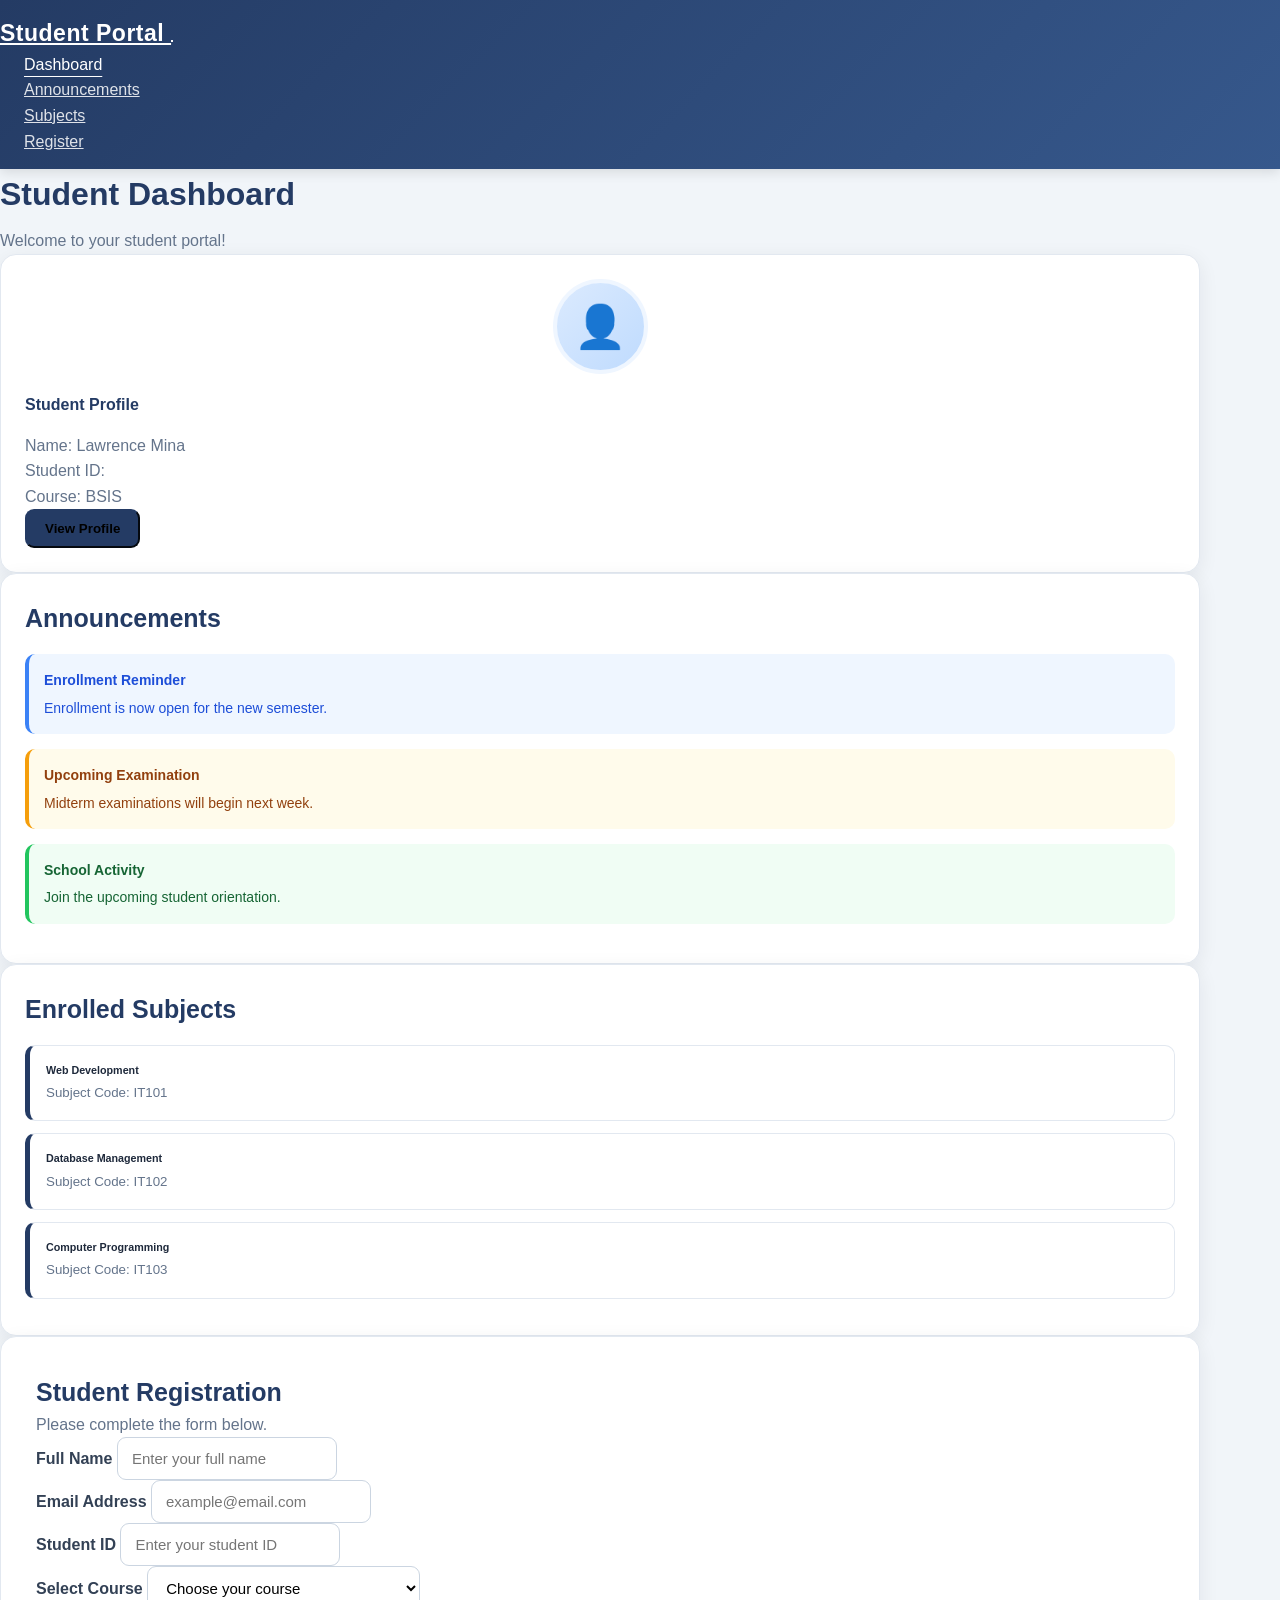
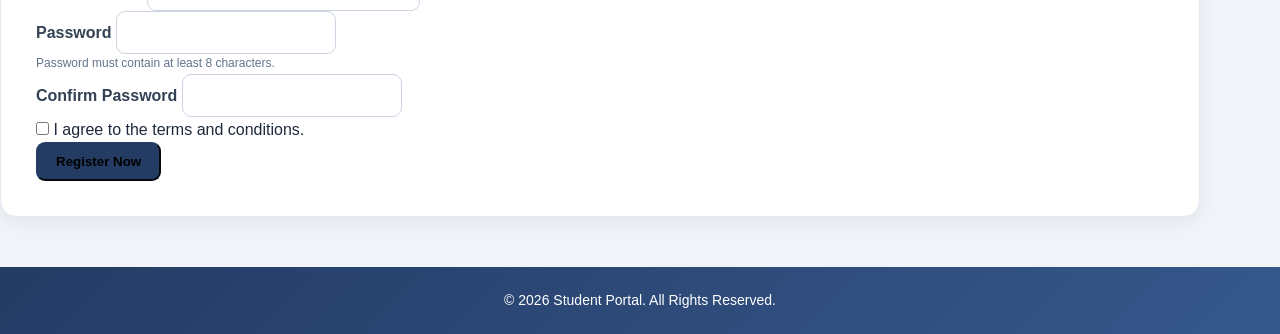
<file: index.html>
<!DOCTYPE html>
<html lang="en">
<head>
    <meta charset="UTF-8">
    <meta name="viewport" content="width=device-width, initial-scale=1">

    <title>Student Dashboard</title>

    <link href="mins.css"rel="stylesheet">

    <style>
      </style>
</head>

<body>

<nav class="navbar navbar-expand-lg navbar-dark">
    <div class="container">

        <a class="navbar-brand fw-bold" href="#">
            Student Portal
        </a>

        <button class="navbar-toggler"
                type="button"
                data-bs-toggle="collapse"
                data-bs-target="#mainNavbar"
                aria-controls="mainNavbar"
                aria-expanded="false"
                aria-label="Toggle navigation">

            <span class="navbar-toggler-icon"></span>
        </button>

        <div class="collapse navbar-collapse" id="mainNavbar">

            <ul class="navbar-nav ms-auto">

                <li class="nav-item">
                    <a class="nav-link active" href="#dashboard">
                        Dashboard
                    </a>
                </li>

                <li class="nav-item">
                    <a class="nav-link" href="#announcements">
                        Announcements
                    </a>
                </li>

                <li class="nav-item">
                    <a class="nav-link" href="#subjects">
                        Subjects
                    </a>
                </li>

                <li class="nav-item">
                    <a class="nav-link" href="#registration">
                        Register
                    </a>
                </li>

            </ul>
        </div>
    </div>
</nav>


<main class="container my-5" id="dashboard">

    <div class="mb-4">
        <h2 class="dashboard-title">Student Dashboard</h2>
        <p class="text-muted">
            Welcome to your student portal!
        </p>
    </div>


    <div class="row g-4">

        <!-- PROFILE CARD -->
        <div class="col-12 col-md-6 col-lg-4">

            <div class="card p-4 text-center">

                <div class="profile-icon mb-3" aria-hidden="true">
                    👤
                </div>

                <h4>Student Profile</h4>

                <p class="text-muted mb-1">
                    Name: Lawrence Mina
                </p>

                <p class="text-muted mb-1">
                    Student ID: 
                </p>

                <p class="text-muted">
                    Course: BSIS
                </p>

                <button class="btn btn-primary">
                    View Profile
                </button>

            </div>
        </div>

        <div class="col-12 col-md-6 col-lg-4"
             id="announcements">

            <div class="card p-4">

                <h4 class="section-title mb-3">
                    Announcements
                </h4>

                <div class="alert alert-primary">
                    <strong>Enrollment Reminder</strong>
                    <p class="mb-0">
                        Enrollment is now open for the new semester.
                    </p>
                </div>

                <div class="alert alert-warning">
                    <strong>Upcoming Examination</strong>
                    <p class="mb-0">
                        Midterm examinations will begin next week.
                    </p>
                </div>

                <div class="alert alert-success mb-0">
                    <strong>School Activity</strong>
                    <p class="mb-0">
                        Join the upcoming student orientation.
                    </p>
                </div>

            </div>
        </div>


        <div class="col-12 col-md-12 col-lg-4"
             id="subjects">

            <div class="card p-4">

                <h4 class="section-title mb-3">
                    Enrolled Subjects
                </h4>

                <div class="card subject-card p-3 mb-3">
                    <h6>Web Development</h6>
                    <small class="text-muted">
                        Subject Code: IT101
                    </small>
                </div>

                <div class="card subject-card p-3 mb-3">
                    <h6>Database Management</h6>
                    <small class="text-muted">
                        Subject Code: IT102
                    </small>
                </div>

                <div class="card subject-card p-3">
                    <h6>Computer Programming</h6>
                    <small class="text-muted">
                        Subject Code: IT103
                    </small>
                </div>

            </div>
        </div>

    </div>

    <section class="mt-5" id="registration">

        <div class="row justify-content-center">

            <div class="col-12 col-md-10 col-lg-8">

                <div class="card p-4 p-md-5">

                    <h3 class="section-title mb-2">
                        Student Registration
                    </h3>

                    <p class="text-muted">
                        Please complete the form below.
                    </p>

                    <form id="registrationForm">

                        <div class="mb-3">
                            <label for="fullname"
                                   class="form-label">
                                Full Name
                            </label>

                            <input type="text"
                                   class="form-control"
                                   id="fullname"
                                   name="fullname"
                                   placeholder="Enter your full name"
                                   autocomplete="name"
                                   required>
                        </div>


                        <div class="mb-3">
                            <label for="email"
                                   class="form-label">
                                Email Address
                            </label>

                            <input type="email"
                                   class="form-control"
                                   id="email"
                                   name="email"
                                   placeholder="example@email.com"
                                   autocomplete="email"
                                   required>
                        </div>

                        <div class="mb-3">
                            <label for="studentId"
                                   class="form-label">
                                Student ID
                            </label>

                            <input type="text"
                                   class="form-control"
                                   id="studentId"
                                   name="studentId"
                                   placeholder="Enter your student ID"
                                   required>
                        </div>

                        <div class="mb-3">
                            <label for="course"
                                   class="form-label">
                                Select Course
                            </label>

                            <select class="form-select"
                                    id="course"
                                    name="course"
                                    required>

                                <option value="">
                                    Choose your course
                                </option>

                                <option value="BSIT">
                                    BS Information Technology
                                </option>

                                <option value="BSCS">
                                    BS Computer Science
                                </option>

                                <option value="BSBA">
                                    BS Business Administration
                                </option>

                                <option value="BSED">
                                    Bachelor of Secondary Education
                                </option>

                            </select>
                        </div>


                        <div class="mb-3">
                            <label for="password"
                                   class="form-label">
                                Password
                            </label>

                            <input type="password"
                                   class="form-control"
                                   id="password"
                                   name="password"
                                   minlength="8"
                                   autocomplete="new-password"
                                   required>

                            <div class="form-text">
                                Password must contain at least 8 characters.
                            </div>
                        </div>


                        <div class="mb-3">
                            <label for="confirmPassword"
                                   class="form-label">
                                Confirm Password
                            </label>

                            <input type="password"
                                   class="form-control"
                                   id="confirmPassword"
                                   name="confirmPassword"
                                   minlength="8"
                                   autocomplete="new-password"
                                   required>
                        </div>

                        <div class="form-check mb-4">

                            <input class="form-check-input"
                                   type="checkbox"
                                   id="terms"
                                   required>

                            <label class="form-check-label"
                                   for="terms">
                                I agree to the terms and conditions.
                            </label>

                        </div>

                        <button type="submit"
                                class="btn btn-primary w-100">
                            Register Now
                        </button>

                        <div id="formMessage"
                             class="mt-3"
                             role="status"
                             aria-live="polite">
                        </div>

                    </form>

                </div>
            </div>
        </div>
    </section>

</main>


<footer>
    <p class="mb-0">
        &copy; 2026 Student Portal. All Rights Reserved.
    </p>
</footer>


<script src="mins.js"></script>


<script>
</file>
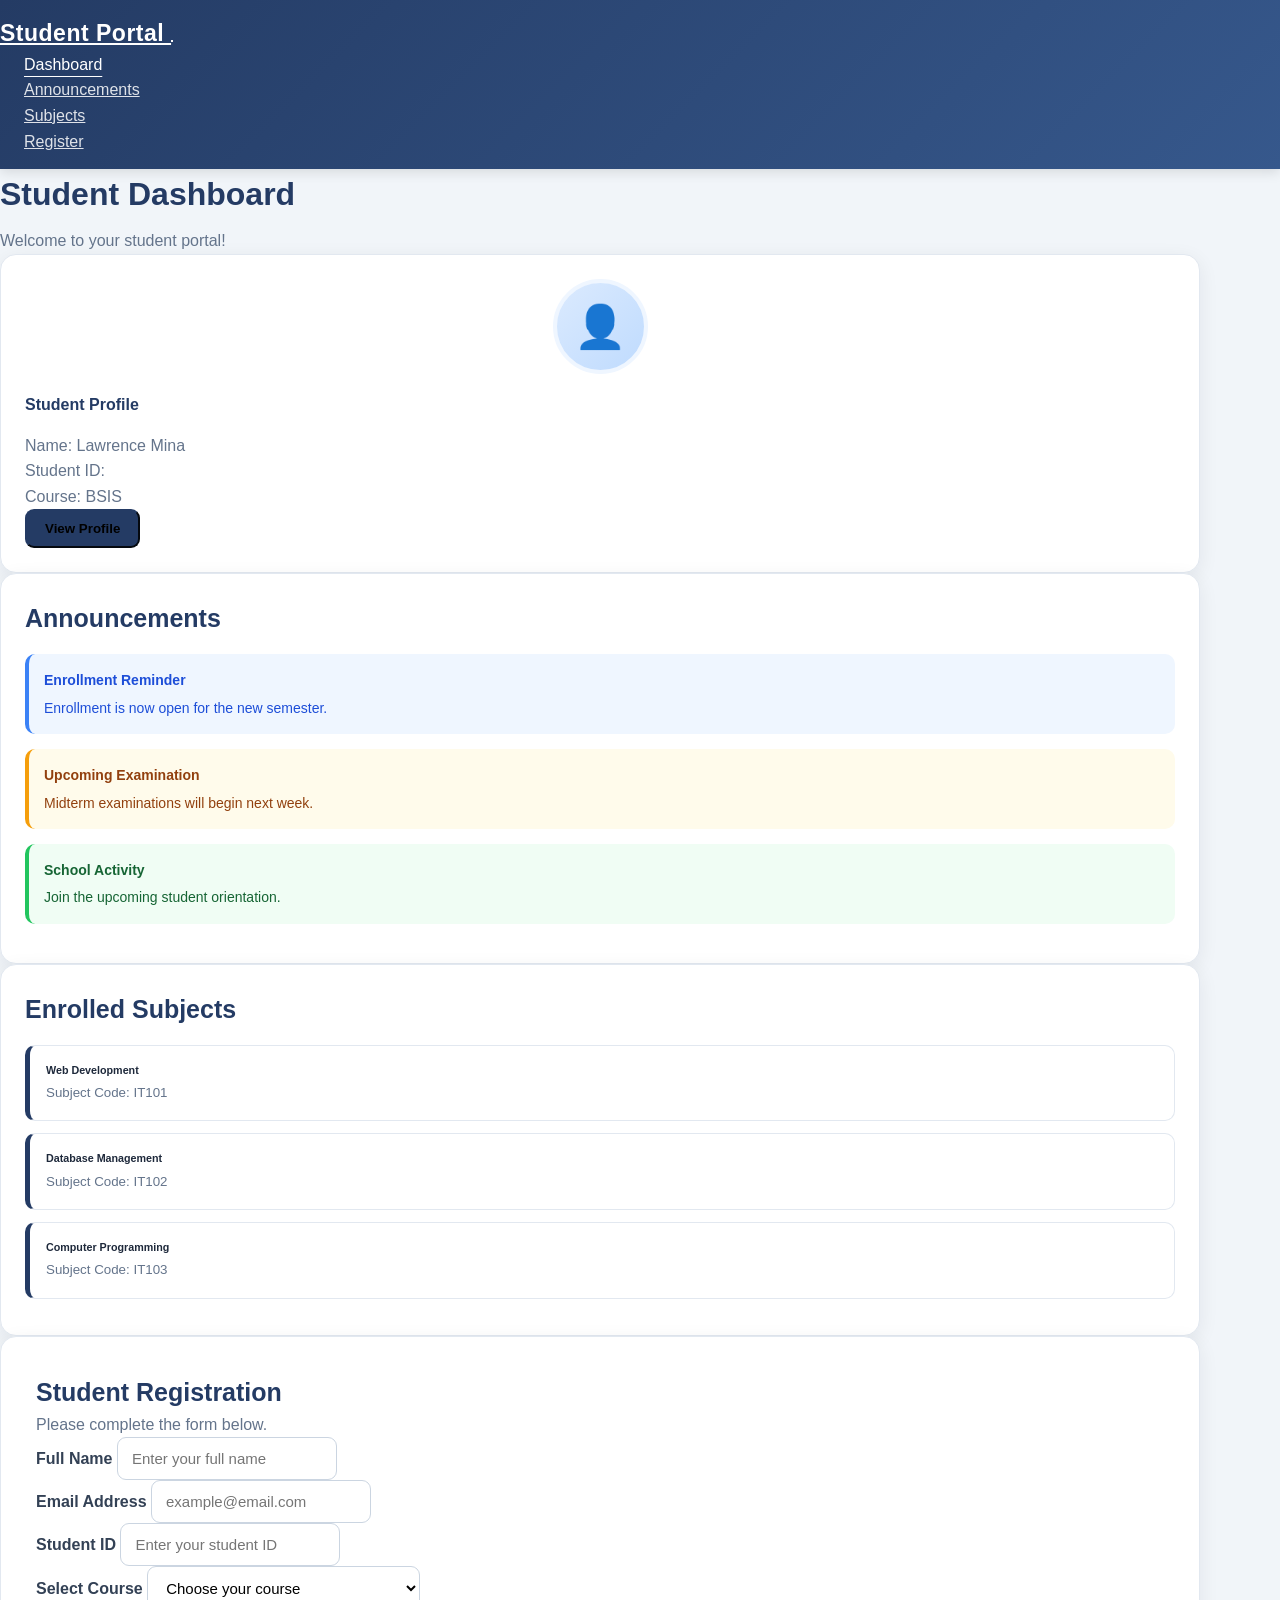
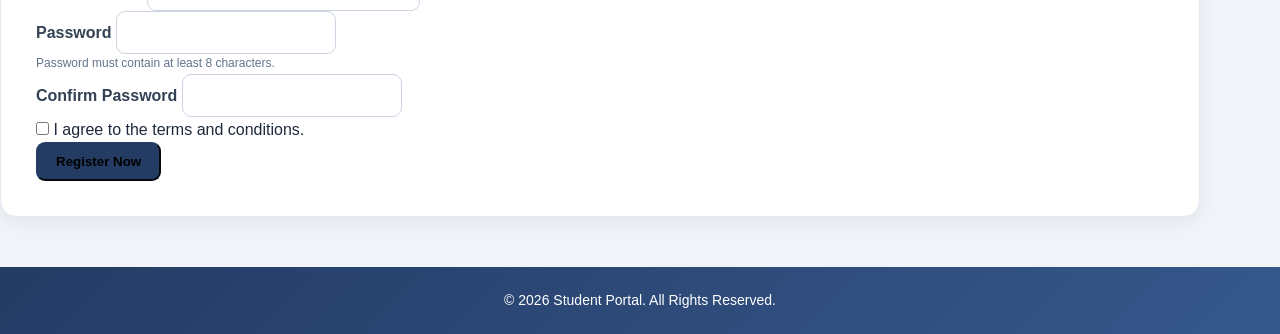
<file: mins.html>
<!DOCTYPE html>
<html lang="en">
<head>
    <meta charset="UTF-8">
    <meta name="viewport" content="width=device-width, initial-scale=1">

    <title>Student Dashboard</title>

    <link rel="stylesheet" href="mins.css">

    <style>
      </style>
</head>

<body>

<nav class="navbar navbar-expand-lg navbar-dark">
    <div class="container">

        <a class="navbar-brand fw-bold" href="#">
            Student Portal
        </a>

        <button class="navbar-toggler"
                type="button"
                data-bs-toggle="collapse"
                data-bs-target="#mainNavbar"
                aria-controls="mainNavbar"
                aria-expanded="false"
                aria-label="Toggle navigation">

            <span class="navbar-toggler-icon"></span>
        </button>

        <div class="collapse navbar-collapse" id="mainNavbar">

            <ul class="navbar-nav ms-auto">

                <li class="nav-item">
                    <a class="nav-link active" href="#dashboard">
                        Dashboard
                    </a>
                </li>

                <li class="nav-item">
                    <a class="nav-link" href="#announcements">
                        Announcements
                    </a>
                </li>

                <li class="nav-item">
                    <a class="nav-link" href="#subjects">
                        Subjects
                    </a>
                </li>

                <li class="nav-item">
                    <a class="nav-link" href="#registration">
                        Register
                    </a>
                </li>

            </ul>
        </div>
    </div>
</nav>


<main class="container my-5" id="dashboard">

    <div class="mb-4">
        <h2 class="dashboard-title">Student Dashboard</h2>
        <p class="text-muted">
            Welcome to your student portal!
        </p>
    </div>


    <div class="row g-4">

        <!-- PROFILE CARD -->
        <div class="col-12 col-md-6 col-lg-4">

            <div class="card p-4 text-center">

                <div class="profile-icon mb-3" aria-hidden="true">
                    👤
                </div>

                <h4>Student Profile</h4>

                <p class="text-muted mb-1">
                    Name: Lawrence Mina
                </p>

                <p class="text-muted mb-1">
                    Student ID: 
                </p>

                <p class="text-muted">
                    Course: BSIS
                </p>

                <button class="btn btn-primary">
                    View Profile
                </button>

            </div>
        </div>

        <div class="col-12 col-md-6 col-lg-4"
             id="announcements">

            <div class="card p-4">

                <h4 class="section-title mb-3">
                    Announcements
                </h4>

                <div class="alert alert-primary">
                    <strong>Enrollment Reminder</strong>
                    <p class="mb-0">
                        Enrollment is now open for the new semester.
                    </p>
                </div>

                <div class="alert alert-warning">
                    <strong>Upcoming Examination</strong>
                    <p class="mb-0">
                        Midterm examinations will begin next week.
                    </p>
                </div>

                <div class="alert alert-success mb-0">
                    <strong>School Activity</strong>
                    <p class="mb-0">
                        Join the upcoming student orientation.
                    </p>
                </div>

            </div>
        </div>


        <div class="col-12 col-md-12 col-lg-4"
             id="subjects">

            <div class="card p-4">

                <h4 class="section-title mb-3">
                    Enrolled Subjects
                </h4>

                <div class="card subject-card p-3 mb-3">
                    <h6>Web Development</h6>
                    <small class="text-muted">
                        Subject Code: IT101
                    </small>
                </div>

                <div class="card subject-card p-3 mb-3">
                    <h6>Database Management</h6>
                    <small class="text-muted">
                        Subject Code: IT102
                    </small>
                </div>

                <div class="card subject-card p-3">
                    <h6>Computer Programming</h6>
                    <small class="text-muted">
                        Subject Code: IT103
                    </small>
                </div>

            </div>
        </div>

    </div>

    <section class="mt-5" id="registration">

        <div class="row justify-content-center">

            <div class="col-12 col-md-10 col-lg-8">

                <div class="card p-4 p-md-5">

                    <h3 class="section-title mb-2">
                        Student Registration
                    </h3>

                    <p class="text-muted">
                        Please complete the form below.
                    </p>

                    <form id="registrationForm">

                        <div class="mb-3">
                            <label for="fullname"
                                   class="form-label">
                                Full Name
                            </label>

                            <input type="text"
                                   class="form-control"
                                   id="fullname"
                                   name="fullname"
                                   placeholder="Enter your full name"
                                   autocomplete="name"
                                   required>
                        </div>


                        <div class="mb-3">
                            <label for="email"
                                   class="form-label">
                                Email Address
                            </label>

                            <input type="email"
                                   class="form-control"
                                   id="email"
                                   name="email"
                                   placeholder="example@email.com"
                                   autocomplete="email"
                                   required>
                        </div>

                        <div class="mb-3">
                            <label for="studentId"
                                   class="form-label">
                                Student ID
                            </label>

                            <input type="text"
                                   class="form-control"
                                   id="studentId"
                                   name="studentId"
                                   placeholder="Enter your student ID"
                                   required>
                        </div>

                        <div class="mb-3">
                            <label for="course"
                                   class="form-label">
                                Select Course
                            </label>

                            <select class="form-select"
                                    id="course"
                                    name="course"
                                    required>

                                <option value="">
                                    Choose your course
                                </option>

                                <option value="BSIT">
                                    BS Information Technology
                                </option>

                                <option value="BSCS">
                                    BS Computer Science
                                </option>

                                <option value="BSBA">
                                    BS Business Administration
                                </option>

                                <option value="BSED">
                                    Bachelor of Secondary Education
                                </option>

                            </select>
                        </div>


                        <div class="mb-3">
                            <label for="password"
                                   class="form-label">
                                Password
                            </label>

                            <input type="password"
                                   class="form-control"
                                   id="password"
                                   name="password"
                                   minlength="8"
                                   autocomplete="new-password"
                                   required>

                            <div class="form-text">
                                Password must contain at least 8 characters.
                            </div>
                        </div>


                        <div class="mb-3">
                            <label for="confirmPassword"
                                   class="form-label">
                                Confirm Password
                            </label>

                            <input type="password"
                                   class="form-control"
                                   id="confirmPassword"
                                   name="confirmPassword"
                                   minlength="8"
                                   autocomplete="new-password"
                                   required>
                        </div>

                        <div class="form-check mb-4">

                            <input class="form-check-input"
                                   type="checkbox"
                                   id="terms"
                                   required>

                            <label class="form-check-label"
                                   for="terms">
                                I agree to the terms and conditions.
                            </label>

                        </div>

                        <button type="submit"
                                class="btn btn-primary w-100">
                            Register Now
                        </button>

                        <div id="formMessage"
                             class="mt-3"
                             role="status"
                             aria-live="polite">
                        </div>

                    </form>

                </div>
            </div>
        </div>
    </section>

</main>


<footer>
    <p class="mb-0">
        &copy; 2026 Student Portal. All Rights Reserved.
    </p>
</footer>


<script src="mins.js"></script>


<script>
</file>
<file: mins.css>
:root {
    --primary: #243b64;
    --primary-light: #36588c;
    --secondary: #64748b;
    --background: #f1f5f9;
    --white: #ffffff;
    --border: #e2e8f0;
    --success: #16a34a;
    --shadow: 0 5px 20px rgba(15, 23, 42, 0.07);
}

* {
    margin: 0;
    padding: 0;
    box-sizing: border-box;
}

html {
    scroll-behavior: smooth;
    scroll-padding-top: 80px;
}

body {
    font-family: 'Segoe UI', Arial, sans-serif;
    background: var(--background);
    color: #1e293b;
    line-height: 1.6;
    overflow-x: hidden;
}

.container {
    max-width: 1200px;
}

.navbar {
    background: linear-gradient(
        135deg,
        var(--primary),
        var(--primary-light)
    );
    padding: 15px 0;
    box-shadow: 0 3px 12px rgba(0,0,0,0.12);
}

.navbar-brand {
    font-size: 23px;
    font-weight: 700;
    letter-spacing: 0.5px;
    color: var(--white) !important;
}

.navbar .nav-link {
    color: rgba(255,255,255,0.85) !important;
    font-weight: 500;
    margin-left: 12px;
    transition: 0.3s;
}

.navbar .nav-link:hover,
.navbar .nav-link.active {
    color: #ffffff !important;
    text-decoration: underline;
    text-underline-offset: 6px;
}

.navbar-toggler {
    border: 1px solid rgba(255,255,255,0.6);
}

.navbar-toggler:focus {
    box-shadow: 0 0 0 3px rgba(255,255,255,0.25);
}

.dashboard-title {
    font-size: 30px;
    font-weight: 750;
    color: var(--primary);
    margin-bottom: 8px;
}

.text-muted {
    color: var(--secondary) !important;
}


.card {
    background: var(--white);
    border: 1px solid var(--border);
    border-radius: 16px;
    box-shadow: var(--shadow);
    padding: 24px;
    height: 100%;
    transition: transform 0.25s ease,
                box-shadow 0.25s ease;
}

.card:hover {
    transform: translateY(-5px);
    box-shadow: 0 12px 28px rgba(15,23,42,0.12);
}

.card h4 {
    color: var(--primary);
    font-weight: 700;
    margin-bottom: 16px;
}

.card h6 {
    font-weight: 650;
    color: #1e293b;
}



.profile-icon {
    width: 95px;
    height: 95px;
    background: linear-gradient(
        135deg,
        #dbeafe,
        #bfdbfe
    );
    color: var(--primary);
    border-radius: 50%;
    display: flex;
    align-items: center;
    justify-content: center;
    font-size: 42px;
    margin: 0 auto 18px;
    border: 4px solid #eff6ff;
}

.profile-icon + h4 {
    margin-bottom: 15px;
}


.alert {
    border: none;
    border-radius: 10px;
    padding: 15px;
    font-size: 14px;
    margin-bottom: 15px;
}

.alert strong {
    display: block;
    margin-bottom: 5px;
}

.alert-primary {
    background: #eff6ff;
    color: #1d4ed8;
    border-left: 4px solid #3b82f6;
}

.alert-warning {
    background: #fffbeb;
    color: #92400e;
    border-left: 4px solid #f59e0b;
}

.alert-success {
    background: #f0fdf4;
    color: #166534;
    border-left: 4px solid #22c55e;
}

.subject-card {
    border: 1px solid var(--border);
    border-left: 5px solid var(--primary);
    border-radius: 10px;
    padding: 16px;
    margin-bottom: 12px;
    box-shadow: none;
    transition: 0.3s ease;
}

.subject-card:hover {
    background: #f8fafc;
    border-left-color: #3b82f6;
    transform: translateX(5px);
}

.btn {
    border-radius: 9px;
    font-weight: 600;
    padding: 10px 18px;
    transition: all 0.25s ease;
}

.btn-primary {
    background: var(--primary);
    border-color: var(--primary);
}

.btn-primary:hover {
    background: var(--primary-light);
    border-color: var(--primary-light);
    transform: translateY(-2px);
}

.btn:focus-visible {
    outline: 3px solid #93c5fd;
    outline-offset: 3px;
}



#registration .card {
    padding: 35px;
}

.section-title {
    color: var(--primary);
    font-size: 25px;
    font-weight: 700;
}

.form-label {
    font-weight: 600;
    color: #334155;
    margin-bottom: 7px;
}

.form-control,
.form-select {
    border: 1px solid #cbd5e1;
    border-radius: 9px;
    padding: 12px 14px;
    font-size: 15px;
    background-color: #fff;
    transition: 0.2s;
}

.form-control:focus,
.form-select:focus {
    border-color: #3b82f6;
    box-shadow: 0 0 0 4px rgba(59,130,246,0.12);
}

.form-check-input:checked {
    background-color: var(--primary);
    border-color: var(--primary);
}

.form-check-input:focus {
    box-shadow: 0 0 0 3px rgba(59,130,246,0.2);
}

.form-text {
    font-size: 12px;
    color: var(--secondary);
}



footer {
    background: linear-gradient(
        135deg,
        var(--primary),
        var(--primary-light)
    );
    color: white;
    padding: 22px 15px;
    text-align: center;
    margin-top: 50px;
    font-size: 14px;
}


@media (max-width: 575.98px) {

    .navbar {
        padding: 12px 0;
    }

    .navbar-brand {
        font-size: 19px;
    }

    .navbar .nav-link {
        margin: 5px 0;
        padding: 10px;
    }

    .dashboard-title {
        font-size: 23px;
    }

    .card {
        padding: 20px;
        border-radius: 13px;
    }

    .card:hover {
        transform: none;
    }

    #registration .card {
        padding: 22px 17px;
    }

    .section-title {
        font-size: 21px;
    }

    .profile-icon {
        width: 80px;
        height: 80px;
        font-size: 35px;
    }

    .btn {
        width: 100%;
    }

    footer {
        margin-top: 30px;
    }
}


@media (min-width: 576px) and (max-width: 991.98px) {

    .dashboard-title {
        font-size: 27px;
    }

    .card {
        padding: 22px;
    }

    #registration .card {
        padding: 30px;
    }

    .navbar-brand {
        font-size: 21px;
    }
}



@media (min-width: 992px) {

    .dashboard-title {
        font-size: 32px;
    }

    .card {
        min-height: 100%;
    }

    .navbar .nav-link {
        padding: 8px 12px;
    }
}

a:focus-visible,
button:focus-visible,
input:focus-visible,
select:focus-visible {
    outline: 3px solid #60a5fa;
    outline-offset: 3px;
}

@media (prefers-reduced-motion: reduce) {
    *,
    *::before,
    *::after {
        scroll-behavior: auto !important;
        transition-duration: 0.01ms !important;
        animation-duration: 0.01ms !important;
        animation-iteration-count: 1 !important;
    }
}
</file>
